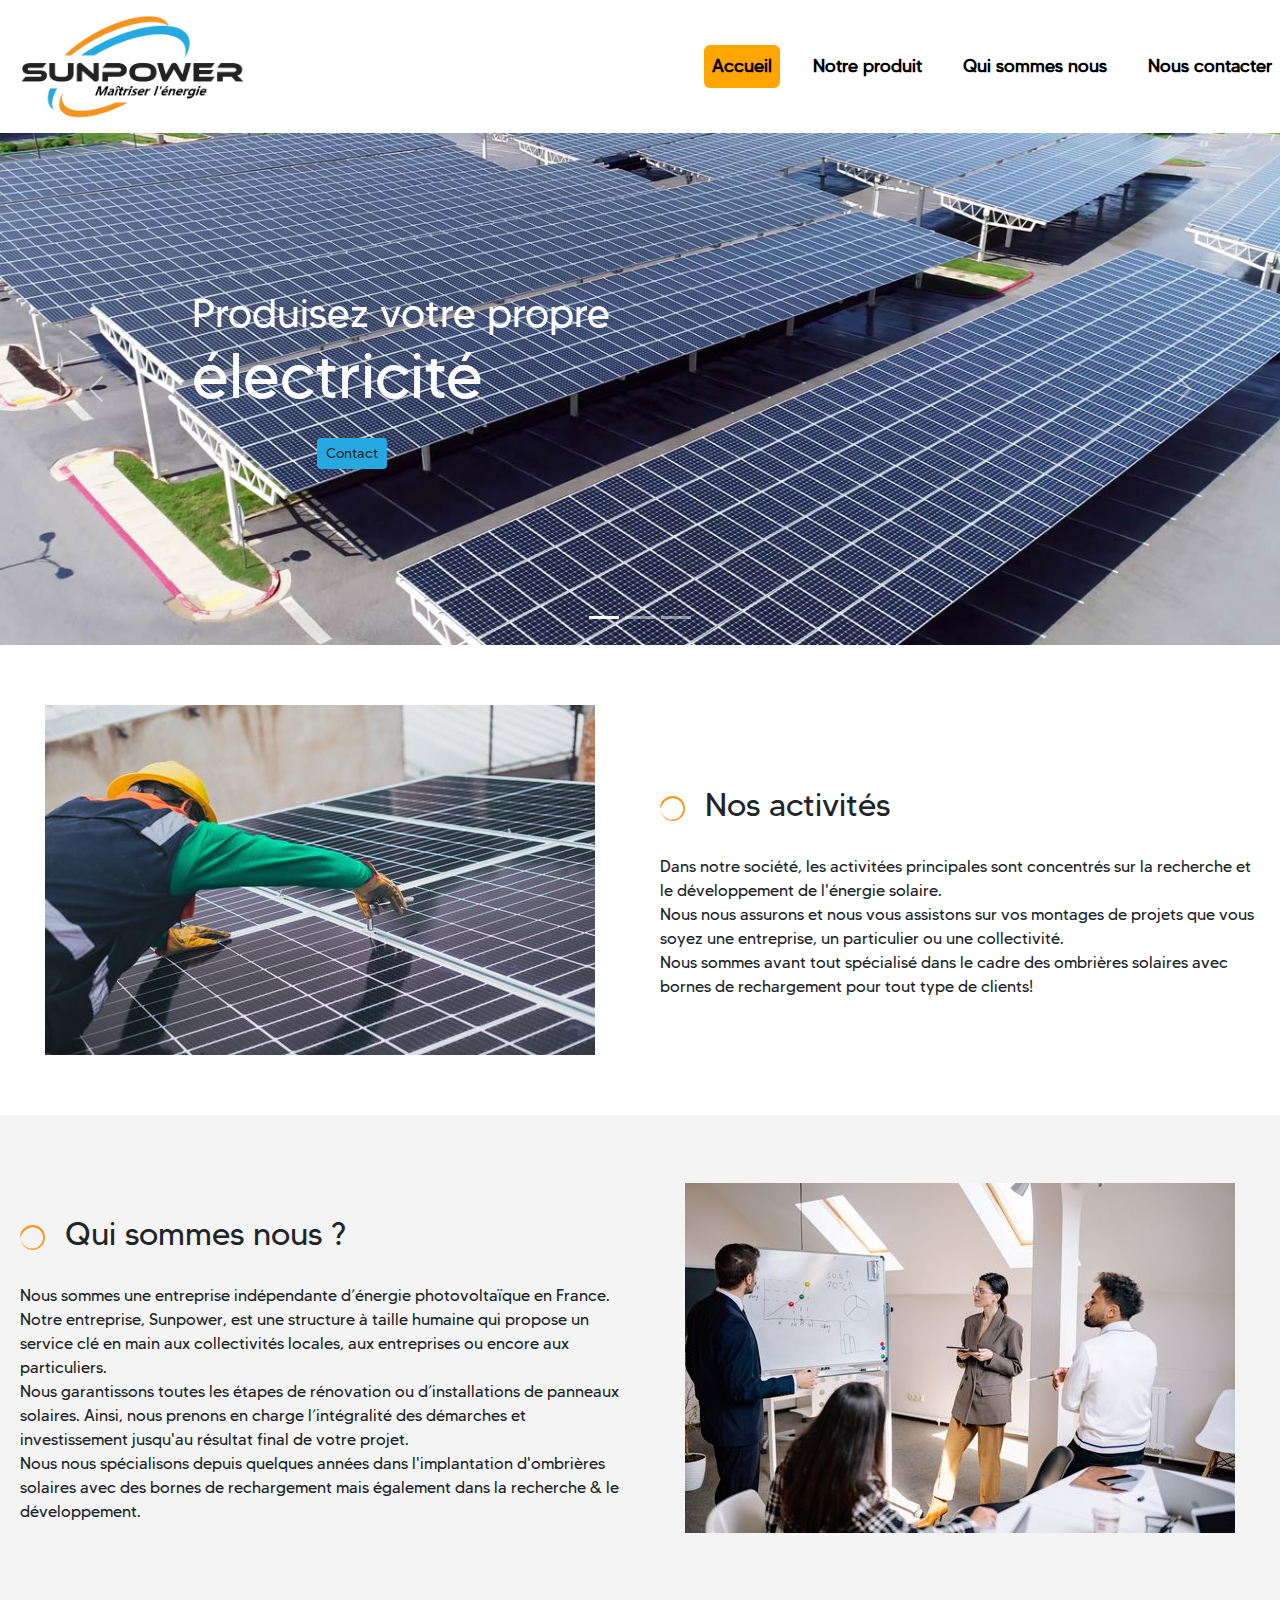
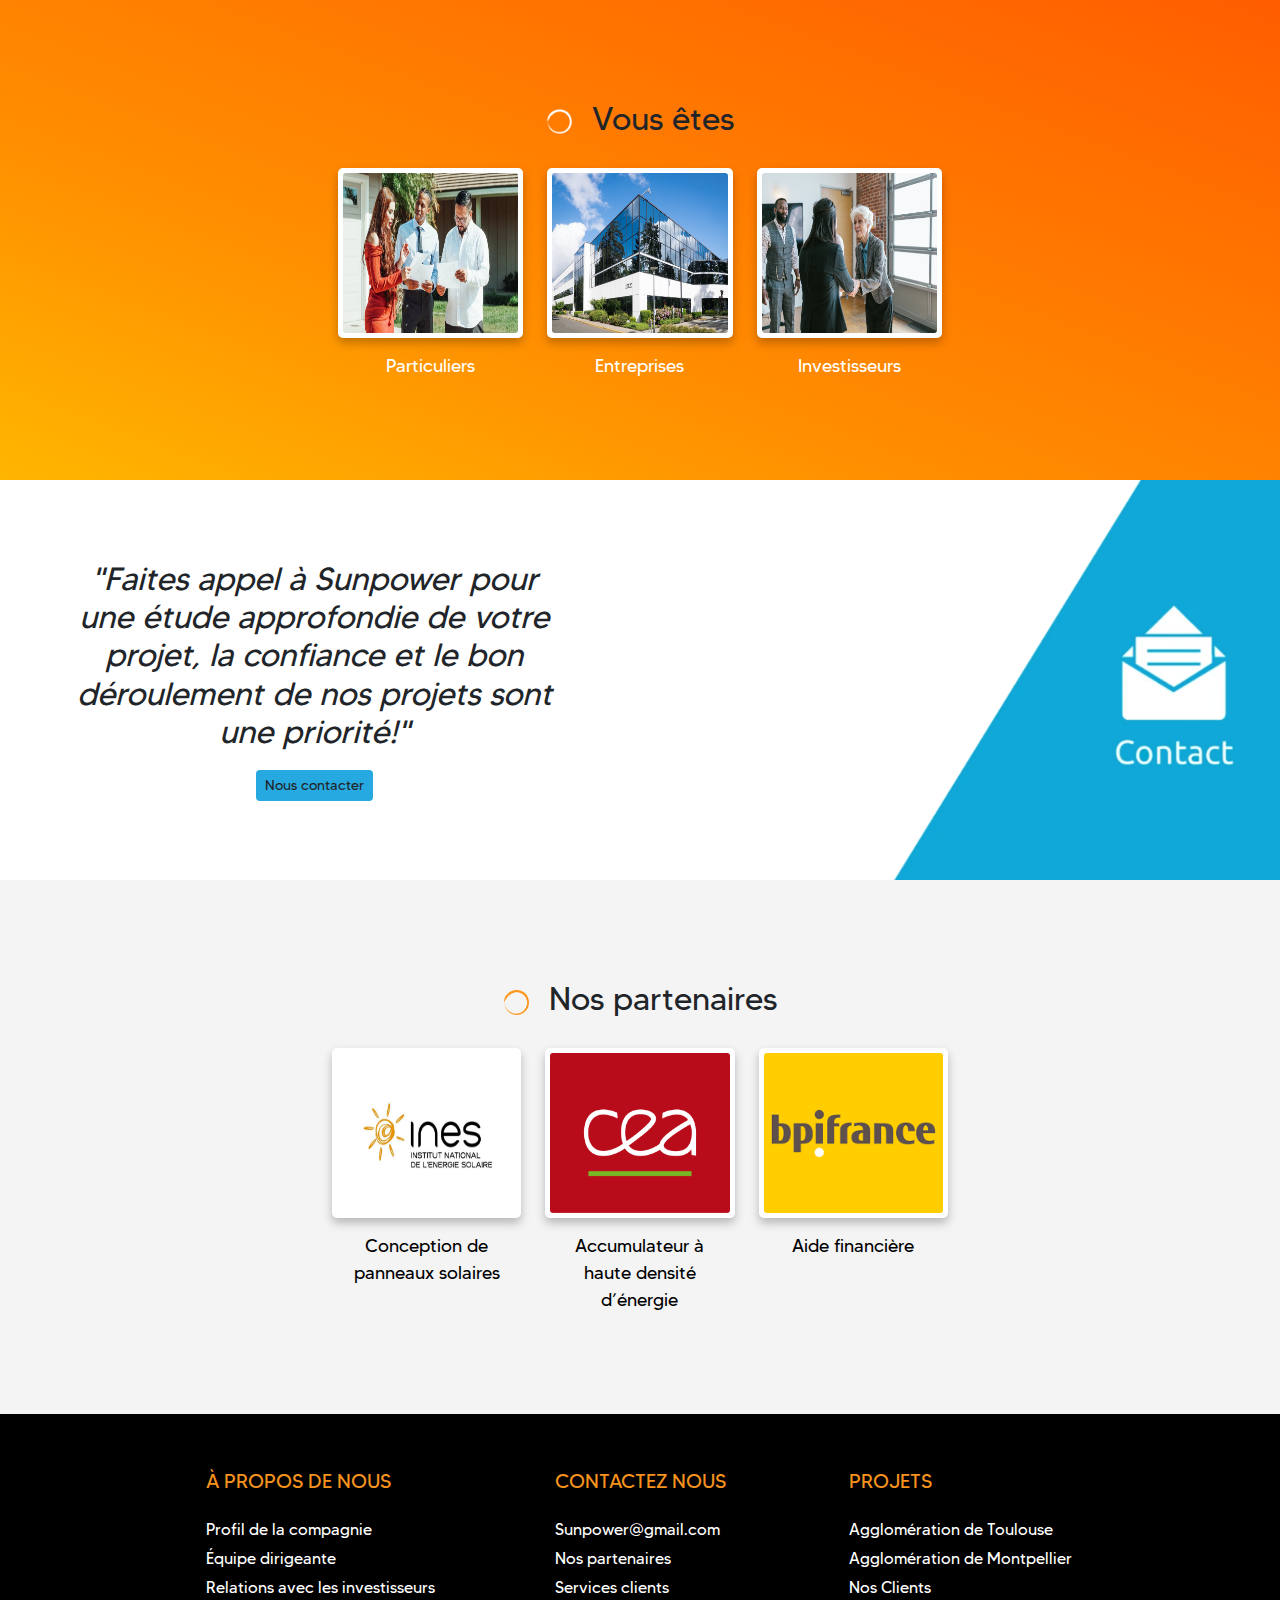
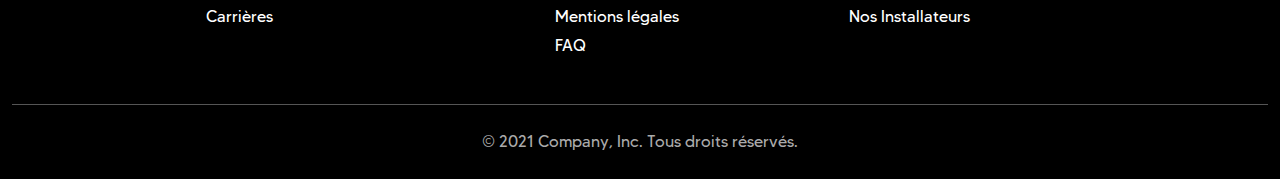
<file: index.html>
<!DOCTYPE html>
<html lang="fr">

<head>
    <meta charset="UTF-8">
    <meta http-equiv="X-UA-Compatible" content="IE=edge">
    <meta name="viewport" content="width=device-width, initial-scale=1.0">
    <title>Accueil</title>

    <!--FAVICON-->
    <link rel="apple-touch-icon" sizes="180x180" href="assets/favicon/favicon_package_v0.16/apple-touch-icon.png">
    <link rel="icon" type="image/png" sizes="32x32" href="assets/favicon/favicon_package_v0.16/favicon-32x32.png">
    <link rel="icon" type="image/png" sizes="16x16" href="assets/favicon/favicon_package_v0.16/favicon-16x16.png">
    <link rel="manifest" href="assets/favicon/favicon_package_v0.16/site.webmanifest">
    <meta name="msapplication-TileColor" content="#da532c">
    <meta name="theme-color" content="#ffffff">
    

    <link href="https://cdn.jsdelivr.net/npm/bootstrap@5.1.3/dist/css/bootstrap.min.css" rel="stylesheet">
    <link href="assets/style/general.css" rel="stylesheet">
    <link href="assets/style/common/caroussel.css" rel="stylesheet">
    <link href="assets/style/common/footer.css" rel="stylesheet">
    <link href="assets/style/common/nav.css" rel="stylesheet">
    <link href="assets/style/pages/index.css" rel="stylesheet">

    <script src="https://cdn.jsdelivr.net/npm/bootstrap@5.1.3/dist/js/bootstrap.bundle.min.js"></script>
    <script type="text/javascript" src="assets/javascript/map.js"></script>
</head>

<body>
    <!--HEADER-->
    <header>
        <div class="container-fluid">
            <div class="row">
                <nav class="navbar navbar-expand-lg navbar-light">
                    <a class="navbar-brand" href="index.html">
                        <img src="assets/image/logosunpo.png" id="logo" alt="logo">
                    </a>
                    <div class="collapse navbar-collapse" id="navbarNav">
                        <ul class="navbar-nav nav-pills">
                            <li class="nav-item active">
                                <a class="nav-link" href="index.html">Accueil</a>
                            </li>
                            <li class="nav-item">
                                <a class="nav-link" href="produit.html">Notre produit</a>
                            </li>
                            <li class="nav-item">
                                <a class="nav-link" href="quisommesnous.html">Qui sommes nous</a>
                            </li>
                            <li class="nav-item">
                                <a class="nav-link" href="contact.html">Nous contacter</a>
                            </li>
                        </ul>
                    </div>
                    <button class="navbar-toggler" type="button" data-toggle="collapse" data-target="#navbarNav"
                        aria-controls="navbarNav" aria-expanded="false" aria-label="Toggle navigation">
                        <span class="navbar-toggler-icon"></span>
                    </button>
                </nav>
            </div>
        </div>
    </header>

    <main>
        <!--CAROUSSEL-->
        <div id="myCarousel" class="carousel slide" data-bs-ride="carousel">
            <div class="carousel-indicators">
                <button type="button" data-bs-target="#myCarousel" data-bs-slide-to="0" aria-label="Slide 1" class="active" aria-current="true"></button>
                <button type="button" data-bs-target="#myCarousel" data-bs-slide-to="1" aria-label="Slide 2"></button>
                <button type="button" data-bs-target="#myCarousel" data-bs-slide-to="2" aria-label="Slide 3"></button>
            </div>

            <div class="carousel-inner">
                <div class="carousel-item item1 active">
                    <div class="container">
                        <div class="carousel-caption text-center">
                            <div class="caption-container text-start">
                                <div>
                                    <h2 class="display-6">
                                        Produisez votre propre<br>
                                        <span class="display-3">électricité</span>
                                    </h2>
                                    <br>
                                    <a href="contact.html"><button type="button" class="btn btn-sm boutoncaroussel">Contact</button></a>
                                </div>
                            </div>
                        </div>
                    </div>
                </div>

                <div class="carousel-item item2">
                    <div class="container">
                        <div class="carousel-caption">
                            <div class="caption-container">
                                <div>
                                    <h2 class="display-5">
                                        Profitez<br>de
                                        <span class="display-5">tarifs avantageux</span>
                                    </h2>
                                    <br>
                                    <a href="contact.html"><button type="button" class="btn btn-sm boutoncaroussel1">Contact</button></a>
                                </div>
                            </div>
                        </div>
                    </div>
                </div>

                <div class="carousel-item item3">
                    <div class="container">
                        <div class="carousel-caption text-end">
                            <div class="caption-container text-start">
                                <h2 class="display-4">
                                    Achetez dès maintenant<br>
                                    <span class="display-6">vos panneaux solaires</span>
                                </h2>
                                <br>
                                <a href="contact.html"><button type="button" class="btn btn-sm boutoncaroussel">Contact</button></a>
                            </div>
                        </div>
                    </div>
                </div>
            </div>

            <button class="carousel-control-prev" type="button" data-bs-target="#myCarousel" data-bs-slide="prev">
                <span class="carousel-control-prev-icon" aria-hidden="true"></span>
                <span class="visually-hidden">previous</span>
            </button>

            <button class="carousel-control-next" type="button" data-bs-target="#myCarousel" data-bs-slide="next">
                <span class="carousel-control-next-icon" aria-hidden="true"></span>
                <span class="visually-hidden">next</span>
            </button>
        </div>

        <!--ACTIVITES-->
        <section id="activites" class="container-fluid">
            <div class="row">
                <div class="col-6 col-photos">
                    <img src="assets/image/pexels1.jpg" alt="Nos activités">
                </div>

                <div class="col-6 col-text">
                    <div class="text-container">
                        <div class="title d-flex align-items-center">
                            <img src="assets/image/cercle.png" alt="Nos activités" class="cercle">
                            <h2>Nos activités</h2>
                        </div>
                        <div class="lorem">
                            <p>
                                Dans notre société, les activitées principales sont concentrés sur la recherche
                                et le développement de l'énergie solaire.<br>
                                Nous nous assurons et nous vous assistons sur vos montages de projets que
                                vous soyez une entreprise, un particulier ou une collectivité.<br>
                                Nous sommes avant tout spécialisé dans le cadre des ombrières solaires
                                avec bornes de rechargement pour tout type de clients!
                            </p>
                        </div>
                    </div>
                </div>
            </div>
        </section>

        <!--QUI SOMMES NOUS-->
        <section id="infos" class="container-fluid">
            <div class="row">
                <div class="col-6 col-text">
                    <div class="text-container">
                        <div class="title d-flex align-items-center">
                            <img src="assets/image/cercle.png" alt="Qui sommes nous?" class="cercle">
                            <h2>Qui sommes nous ?</h2>
                        </div>
                        <div class="lorem">
                            <p>
                                Nous sommes une entreprise indépendante d’énergie photovoltaïque en France.
                                 Notre entreprise, Sunpower, est une structure à taille humaine qui propose un service clé en main aux collectivités locales, aux entreprises ou encore aux particuliers. <br>
                                 Nous garantissons toutes les étapes de rénovation ou d’installations de panneaux solaires.
                                 Ainsi, nous prenons en charge l’intégralité des démarches et investissement jusqu'au résultat final de votre projet. <br>
                                 Nous nous spécialisons depuis quelques années dans l'implantation d'ombrières solaires avec des bornes de rechargement mais également dans la recherche & le développement.                            
                            </p>
                        </div>
                    </div>
                </div>

                <div class="col-6 col-photos">
                    <img src="assets/image/pexels-photo-7693107_550x350.jpg" alt="Qui sommes nous?">
                </div>
            </div>
        </section>

        <!--VOUS ETES-->
        <section id="vousetes" class="container-fluid bg-orange">
            <div class='title d-flex align-items-center justify-content-center'>
                <img src="assets/image/cercl.png" class="cercle" alt="Vous êtes">
                <h2>Vous êtes</h2>
            </div>

            <div class="container-fluid">
                <div class="row d-flex align-items-start justify-content-center">
                    <div class="col-2 ">
                        <div class="tile">
                            <div class="photos">
                                <div class="photos-container">
                                    <img src="assets/image/pexelsa.jpeg">
                                </div>
                            </div>
                            <figcaption class="figure-caption text-center">
                                Particuliers                          
                            </figcaption>
                        </div>
                    </div>

                    <div class="col-2">
                        <div class="tile">
                            <div class="photos">
                                <div class="photos-container">
                                    <img src="assets/image/pexelsi.jpeg">
                                </div>
                            </div>
                            <figcaption class="figure-caption text-center">
                                Entreprises
                            </figcaption>
                        </div>
                    </div>

                    <div class="col-2">
                        <div class="tile">
                            <div class="photos">
                                <div class="photos-container">
                                    <img src="assets/image/pexelso.jpeg">
                                </div>
                            </div>
                            <figcaption class="figure-caption text-center">
                                Investisseurs
                            </figcaption>
                        </div>
                    </div>
                </div>
            </div>
        </section>

        <!--CONTACT-->
        <section id="contact" class="container-fluid">
            <div class="row">
                <div class="col-6 col-text">
                    <h2>
                        "Faites appel à Sunpower pour une étude approfondie de votre projet,
                        la confiance et le bon déroulement de nos projets sont une priorité!"
                    </h2>
                <a href="contact.html"><button type="button" class="btn btn-sm boutoncaroussel1">Nous contacter</button></a>
                </div>

                <div class="col-6 col-photos">
                    <img src="assets/image/oui.png" alt="Nous contacter" style="height:400px">
                </div>
            </div>
        </section>

        <!--PARTENAIRES-->
        <section id="partenaires" class="container-fluid">
            <div class="row">
                <div class='title d-flex align-items-center justify-content-center'>
                    <img src="assets/image/cercle.png" class="cercle" alt="Nos partenaires">
                    <h2>Nos partenaires</h2>
                </div>
            </div>


            <div class="row d-flex align-items-start justify-content-center">
                <div class="col-2">
                    <div class="tile">
                        <div class="photos">
                            <div class="photos-container">
                                <a target="_blank" href="https://www.ines-solaire.org/"><img src="assets/image/ines.jpg" alt="Conception"></a>
                            </div>
                        </div>
                        <figcaption class="figure-caption text-center">
                            Conception de<br>
                            panneaux solaires
                        </figcaption>
                    </div>
                </div>

                <div class="col-2">
                    <div class="tile">
                        <div class="photos">
                            <div class="photos-container">
                                <a target="_blank" href="https://www.cea.fr/"><img src="assets/image/cea.png" alt="Accumulateur"></a>
                            </div>
                        </div>
                        <figcaption class="figure-caption text-center">
                            Accumulateur à<br>
                            haute densité d’énergie
                        </figcaption>
                    </div>

                </div>

                <div class="col-2">
                    <div class="tile">
                        <div class="photos">
                            <div class="photos-container">
                                <a target="_blank" href="https://www.bpifrance.fr/"><img src="assets/image/bpi.png" alt="Aide financière"></a>
                            </div>
                        </div>
                        <figcaption class="figure-caption text-center">
                            Aide financière
                        </figcaption>
                    </div>
                </div>
            </div>
        </section>
    </main>

    <!--FOOTER-->
    <footer>
        <div class="container-fluid">
            <div class="row">
                <div class="col col-12 col-md-3">
                    <div class="col-container">
                        <div class="title">
                            <h5>À PROPOS DE NOUS</h5>
                        </div>
                        <ul>
                            <li><a href="#" class="mb-2">Profil de la compagnie</a></li>
                            <li><a href="#" class="mb-2">Équipe dirigeante</a></li>
                            <li><a href="#" class="mb-2">Relations avec les investisseurs</a></li>
                            <li><a href="#" class="mb-2">Carrières</a></li>
                        </ul>
                    </div>
                </div>

                <div class="col col-12 col-md-3">
                    <div class="col-container">
                        <div class="title">
                            <h5>CONTACTEZ NOUS</h5>
                        </div>
                        <ul>
                            <li><a href="#" class="mb-2">Sunpower@gmail.com</a></li>
                            <li><a href="#" class="mb-2">Nos partenaires</a></li>
                            <li><a href="#" class="mb-2">Services clients</a></li>
                            <li><a href="#" class="mb-2">Mentions légales</a></li>
                            <li><a href="#" class="mb-2">FAQ</a></li>
                        </ul>
                    </div>
                </div>

                <div class="col col-12 col-md-3">
                    <div class="col-container">
                        <div class="title">
                            <h5>PROJETS</h5>
                        </div>
                        <ul>
                            <li><a href="#" class="mb-2">Agglomération de Toulouse</a></li>
                            <li><a href="#" class="mb-2">Agglomération de Montpellier</a></li>
                            <li><a href="#" class="mb-2">Nos Clients</a></li>
                            <li><a href="#" class="mb-2">Nos Installateurs</a></li>
                        </ul>
                    </div>
                </div>
            </div>

            <!--COPYRIGHT-->
            <div class="row">
                <div class="col-12">
                    <div class="copyright">
                        © 2021 Company, Inc. Tous droits réservés.
                    </div>
                </div>
            </div>
        </div>
    </footer>
</body>
</html>
</file>
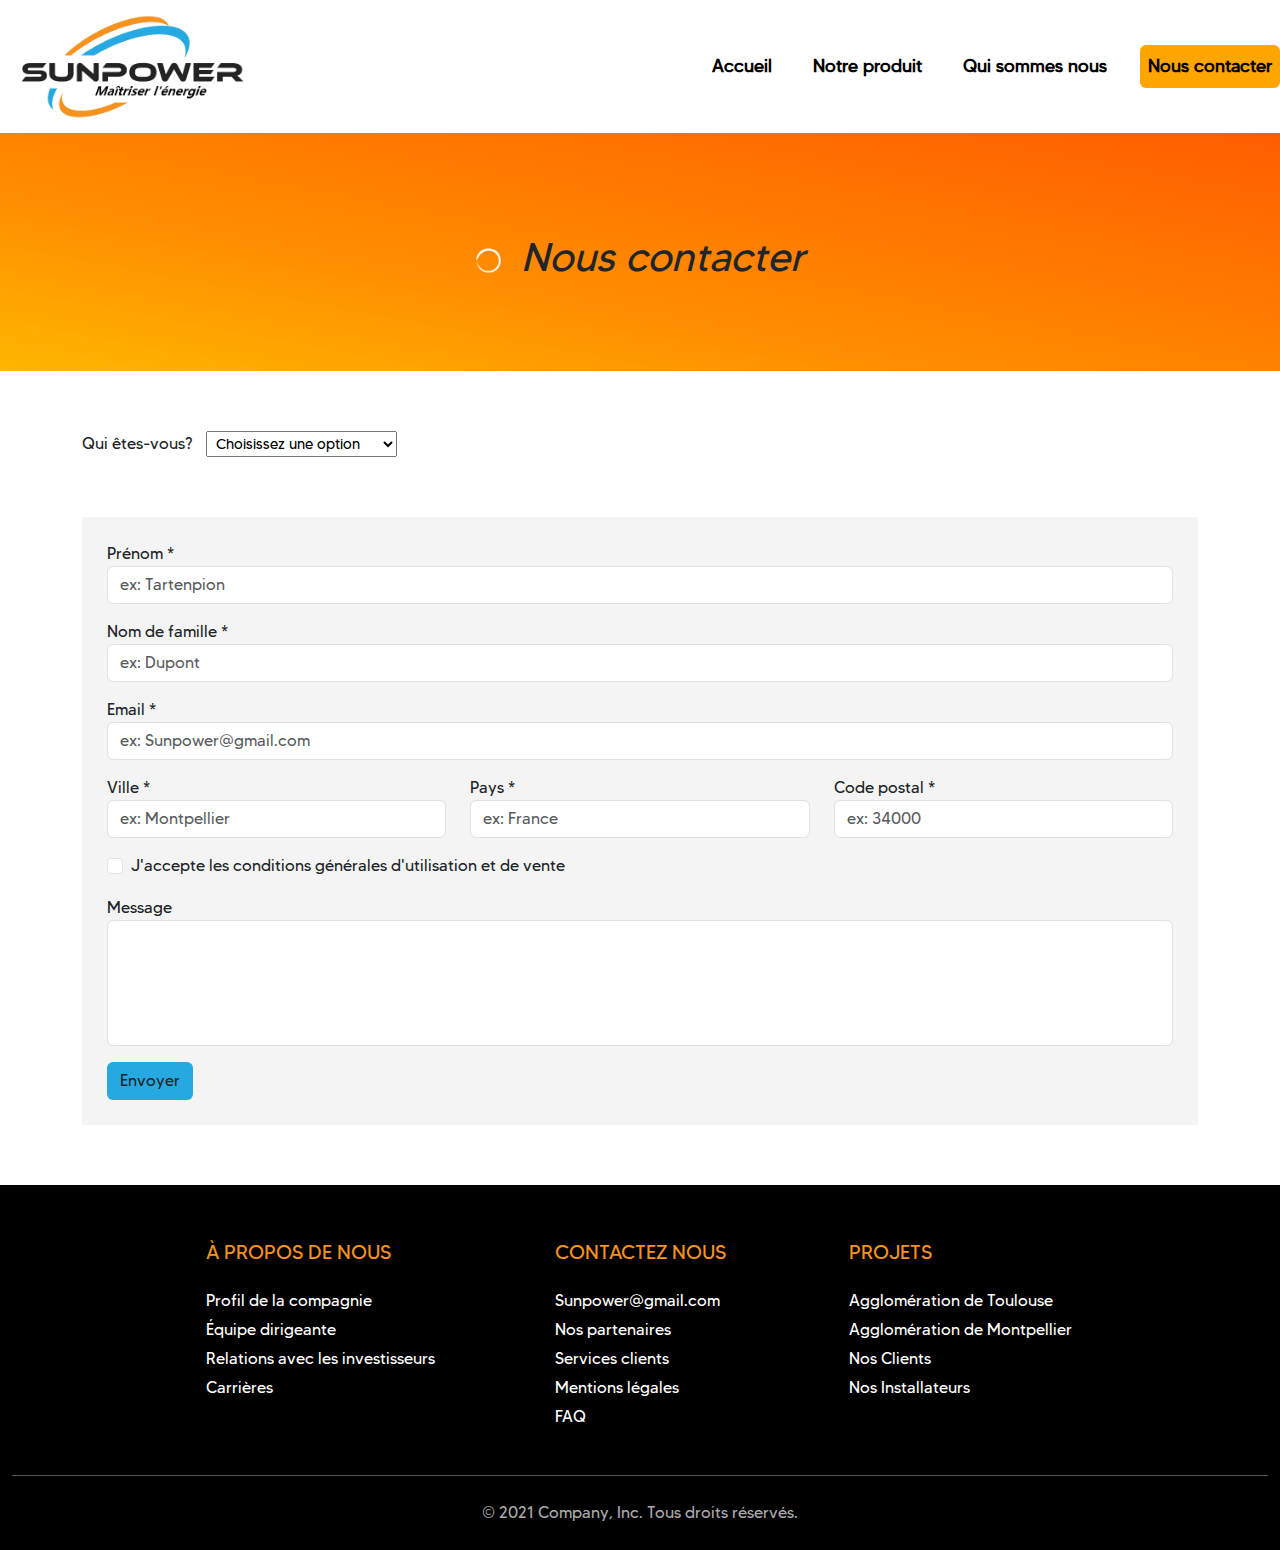
<file: contact.html>
<!DOCTYPE html>
<html lang="fr">

<head>
    <meta charset="UTF-8">
    <meta http-equiv="X-UA-Compatible" content="IE=edge">
    <meta name="viewport" content="width=device-width, initial-scale=1.0">
    <title>Contact</title>

    <!--FAVICON-->
    <link rel="apple-touch-icon" sizes="180x180" href="assets/favicon/favicon_package_v0.16/apple-touch-icon.png">
    <link rel="icon" type="image/png" sizes="32x32" href="assets/favicon/favicon_package_v0.16/favicon-32x32.png">
    <link rel="icon" type="image/png" sizes="16x16" href="assets/favicon/favicon_package_v0.16/favicon-16x16.png">
    <link rel="manifest" href="assets/favicon/favicon_package_v0.16/site.webmanifest">
    <meta name="msapplication-TileColor" content="#da532c">
    <meta name="theme-color" content="#ffffff">

    <link href="https://cdn.jsdelivr.net/npm/bootstrap@5.1.3/dist/css/bootstrap.min.css" rel="stylesheet">
    <link href="assets/style/general.css" rel="stylesheet">
    <link href="assets/style/common/footer.css" rel="stylesheet">
    <link href="assets/style/common/nav.css" rel="stylesheet">
    <link href="assets/style/pages/contact.css" rel="stylesheet">
    <script src="assets/javascript/formulaire.js"></script>



    <script src="https://cdn.jsdelivr.net/npm/bootstrap@5.1.3/dist/js/bootstrap.bundle.min.js"></script>
</head>

<body>
    <!--HEADER-->
    <header>
        <div class="container-fluid">
            <div class="row">
                <nav class="navbar navbar-expand-lg navbar-light">
                    <a class="navbar-brand" href="index.html">
                        <img src="assets/image/logosunpo.png" id="logo" alt="logo">
                    </a>
                    <div class="collapse navbar-collapse" id="navbarNav">
                        <ul class="navbar-nav nav-pills">
                            <li class="nav-item">
                                <a class="nav-link" href="index.html">Accueil</a>
                            </li>
                            <li class="nav-item">
                                <a class="nav-link" href="produit.html">Notre produit</a>
                            </li>
                            <li class="nav-item">
                                <a class="nav-link" href="quisommesnous.html">Qui sommes nous</a>
                            </li>
                            <li class="nav-item active">
                                <a class="nav-link" href="contact.html">Nous contacter</a>
                            </li>
                        </ul>
                    </div>
                    <button class="navbar-toggler" type="button" data-toggle="collapse" data-target="#navbarNav"
                        aria-controls="navbarNav" aria-expanded="false" aria-label="Toggle navigation">
                        <span class="navbar-toggler-icon"></span>
                    </button>
                </nav>
            </div>
        </div>
    </header>

    <main>
        <!--NOUS CONTACTER-->
        <section class="titre-principal container-fluid bg-orange">
            <div class="title d-flex align-items-center">
                <img src="assets/image/cercl.png" class="cercle" alt="Nous contacter">
                <h1>Nous contacter</h1>
            </div>
        </section>

        <!--QUI ETES VOUS-->
        <section class="container">
            <div class="row">
                <div class="col-12">
                    <label for="choice-select" id="qui">Qui êtes-vous?</label>

                    <select name="choices" id="choice-select" onChange="location = this.options[this.selectedIndex].value;">
                        <option value="">Choisissez une option</option>
                        <option value="contact.html">Particuliers</option>
                        <option value="entreprise.html">Entreprises/Collectivités</option>
                        <option value="syndic.html">Syndics de copropriété</option>
                    </select>
                </div>
            </div>
        </section>

        <!--FORMULAIRE-->
        <section class="container">
            <form class="needs-validation bg-gris" novalidate>
                <div class="row">
                    <div class="col-md-12 mb-3">
                        <label for="prenom">Prénom *</label>
                        <input type="text" class="form-control" id="prenom" placeholder="ex: Tartenpion" required>
                        <div class="valid-feedback">✔</div>
                        <div class="invalid-feedback">Valeur incorrecte</div>
                    </div>

                    <div class="col-md-12 mb-3">
                        <label for="nom">Nom de famille *</label>
                        <input type="text" class="form-control" id="nom" placeholder="ex: Dupont" required>
                        <div class="valid-feedback">✔</div>
                        <div class="invalid-feedback">Valeur incorrecte</div>
                    </div>

                    <div class="col-md-12 mb-3">
                        <label for="pseudo">Email *</label>
                        <input type="email" class="form-control" id="Email" placeholder="ex: Sunpower@gmail.com" required>
                        <div class="invalid-feedback">Valeur incorrecte</div>
                    </div>
                </div>

                <div class="row">
                    <div class="col-md-4 mb-3">
                        <label for="ville">Ville *</label>
                        <input type="text" class="form-control" id="ville" placeholder="ex: Montpellier" required>
                        <div class="valid-feedback">✔</div>
                        <div class="invalid-feedback">Valeur incorrecte</div>
                    </div>
                    <div class="col-md-4 mb-3">
                        <label for="pays">Pays *</label>
                        <input type="text" class="form-control" id="pays" placeholder="ex: France" required>
                        <div class="valid-feedback">✔</div>
                        <div class="invalid-feedback">Valeur incorrecte</div>
                    </div>
                    <div class="col-md-4 mb-3">
                        <label for="cp">Code postal *</label>
                        <input type="number" class="form-control" id="cp" placeholder="ex: 34000" required>
                        <div class="valid-feedback">✔</div>
                        <div class="invalid-feedback">Valeur incorrecte</div>
                    </div>
                </div>

                <div class="row">
                    <div class="col-12 mb-3">
                        <div class="form-check">
                            <input class="form-check-input" type="checkbox" value="" id="cgu" required>
                            <label class="form-check-label" for="cgu">
                                J'accepte les conditions générales d'utilisation et de vente
                            </label>
                            <div class="invalid-feedback">Vous devez accepter les CGU pour continuer</div>
                        </div>
                    </div>
                </div>

                <div class="row">
                    <div class="col-md-12 mb-3">
                        <label for="message">Message</label>
                        <input type="text" class="form-control" id="message" required>
                        <div class="invalid-feedback">Valeur incorrecte</div>
                    </div>
                </div>

                <div class="row">
                    <div class="col-12">
                        <button class="btn" type="submit">Envoyer</button>
                    </div>
                </div>
            </form>
        </section>
    </main>

    <!--FOOTER-->
    <footer>
        <div class="container-fluid">
            <div class="row">
                <div class="col col-12 col-md-3">
                    <div class="col-container">
                        <div class="title">
                            <h5>À PROPOS DE NOUS</h5>
                        </div>
                        <ul>
                            <li><a href="#" class="mb-2">Profil de la compagnie</a></li>
                            <li><a href="#" class="mb-2">Équipe dirigeante</a></li>
                            <li><a href="#" class="mb-2">Relations avec les investisseurs</a></li>
                            <li><a href="#" class="mb-2">Carrières</a></li>
                        </ul>
                    </div>
                </div>

                <div class="col col-12 col-md-3">
                    <div class="col-container">
                        <div class="title">
                            <h5>CONTACTEZ NOUS</h5>
                        </div>
                        <ul>
                            <li><a href="#" class="mb-2">Sunpower@gmail.com</a></li>
                            <li><a href="#" class="mb-2">Nos partenaires</a></li>
                            <li><a href="#" class="mb-2">Services clients</a></li>
                            <li><a href="#" class="mb-2">Mentions légales</a></li>
                            <li><a href="#" class="mb-2">FAQ</a></li>
                        </ul>
                    </div>
                </div>

                <div class="col col-12 col-md-3">
                    <div class="col-container">
                        <div class="title">
                            <h5>PROJETS</h5>
                        </div>
                        <ul>
                            <li><a href="#" class="mb-2">Agglomération de Toulouse</a></li>
                            <li><a href="#" class="mb-2">Agglomération de Montpellier</a></li>
                            <li><a href="#" class="mb-2">Nos Clients</a></li>
                            <li><a href="#" class="mb-2">Nos Installateurs</a></li>
                        </ul>
                    </div>
                </div>
            </div>

            <div class="row">
                <div class="col-12">
                    <div class="copyright">
                        © 2021 Company, Inc. Tous droits réservés.
                    </div>
                </div>
            </div>
        </div>
    </footer>
</body>

</html>
</file>
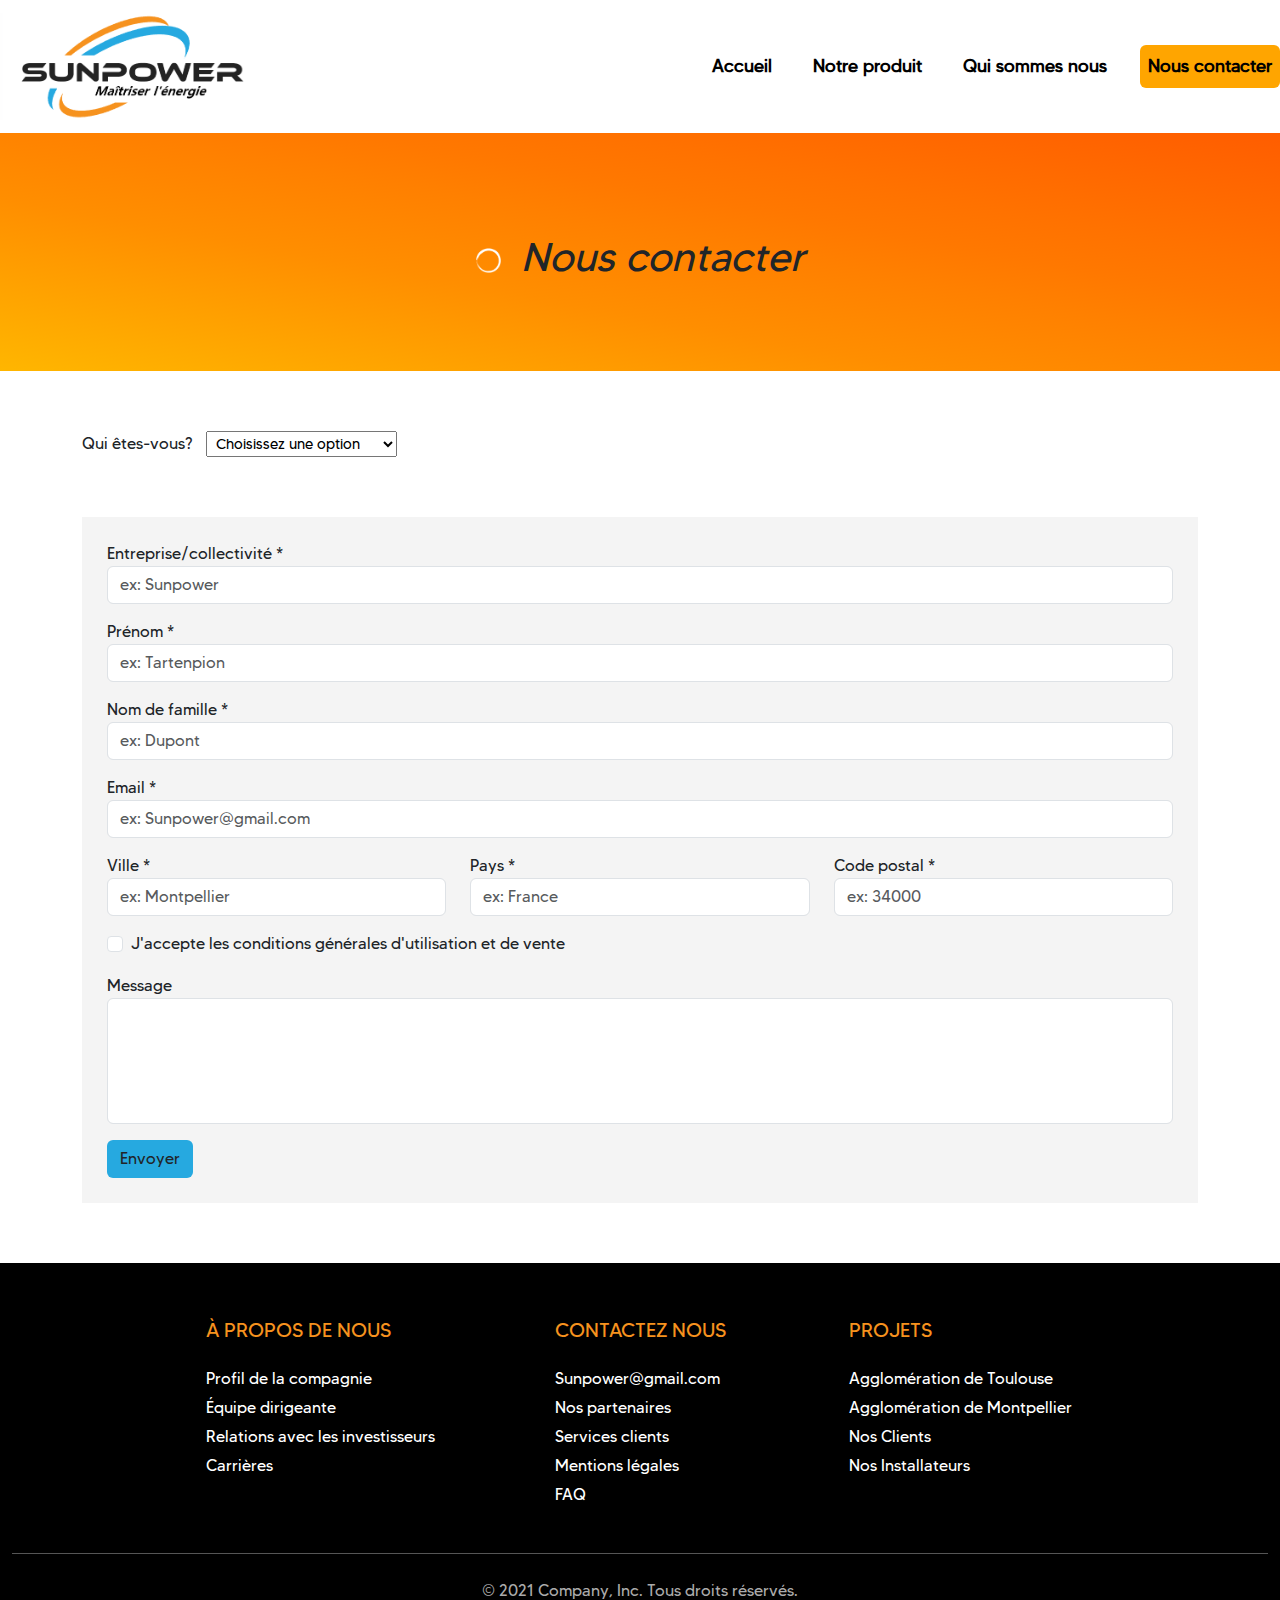
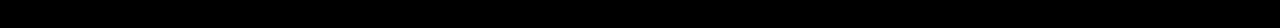
<file: entreprise.html>
<!DOCTYPE html>
<html lang="fr">

<head>
    <meta charset="UTF-8">
    <meta http-equiv="X-UA-Compatible" content="IE=edge">
    <meta name="viewport" content="width=device-width, initial-scale=1.0">
    <title>Contact</title>

    <link href="https://cdn.jsdelivr.net/npm/bootstrap@5.1.3/dist/css/bootstrap.min.css" rel="stylesheet">
    <link href="assets/style/general.css" rel="stylesheet">
    <link href="assets/style/common/footer.css" rel="stylesheet">
    <link href="assets/style/common/nav.css" rel="stylesheet">
    <link href="assets/style/pages/contact.css" rel="stylesheet">
    <script src="assets/javascript/formulaire.js"></script>



    <script src="https://cdn.jsdelivr.net/npm/bootstrap@5.1.3/dist/js/bootstrap.bundle.min.js"></script>
</head>

<body>
    <!--HEADER-->
    <header>
        <div class="container-fluid">
            <div class="row">
                <nav class="navbar navbar-expand-lg navbar-light">
                    <a class="navbar-brand" href="index.html">
                        <img src="assets/image/logosunpo.png" id="logo" alt="logo">
                    </a>
                    <div class="collapse navbar-collapse" id="navbarNav">
                        <ul class="navbar-nav nav-pills">
                            <li class="nav-item">
                                <a class="nav-link" href="index.html">Accueil</a>
                            </li>
                            <li class="nav-item">
                                <a class="nav-link" href="produit.html">Notre produit</a>
                            </li>
                            <li class="nav-item">
                                <a class="nav-link" href="quisommesnous.html">Qui sommes nous</a>
                            </li>
                            <li class="nav-item active">
                                <a class="nav-link" href="contact.html">Nous contacter</a>
                            </li>
                        </ul>
                    </div>
                    <button class="navbar-toggler" type="button" data-toggle="collapse" data-target="#navbarNav"
                        aria-controls="navbarNav" aria-expanded="false" aria-label="Toggle navigation">
                        <span class="navbar-toggler-icon"></span>
                    </button>
                </nav>
            </div>
        </div>
    </header>

    <main>
        <!--NOUS CONTACTER-->
        <section class="titre-principal container-fluid bg-orange">
            <div class="title d-flex align-items-center">
                <img src="assets/image/cercl.png" class="cercle" alt="Nous contacter">
                <h1>Nous contacter</h1>
            </div>
        </section>

        <!--QUI ETES VOUS-->
        <section class="container">
            <div class="row">
                <div class="col-12">
                    <label for="choice-select" id="qui">Qui êtes-vous?</label>

                    <select name="choices" id="choice-select" onChange="location = this.options[this.selectedIndex].value;">
                        <option value="">Choisissez une option</option>
                        <option value="contact.html">Particuliers</option>
                        <option value="entreprise.html">Entreprises/Collectivités</option>
                        <option value="syndic.html">Syndics de copropriété</option>
                    </select>
                </div>
            </div>
        </section>

        <!--FORMULAIRE-->
        <section class="container">
            <form class="needs-validation bg-gris" novalidate>
                <div class="row">
                    <div class="col-md-12 mb-3">
                        <label for="entreprise">Entreprise/collectivité *</label>
                        <input type="text" class="form-control" id="entreprise" placeholder="ex: Sunpower" required>
                        <div class="valid-feedback">✔</div>
                        <div class="invalid-feedback">Valeur incorrecte</div>
                    </div>

                    <div class="col-md-12 mb-3">
                        <label for="prenom">Prénom *</label>
                        <input type="text" class="form-control" id="prenom" placeholder="ex: Tartenpion" required>
                        <div class="valid-feedback">✔</div>
                        <div class="invalid-feedback">Valeur incorrecte</div>
                    </div>

                    <div class="col-md-12 mb-3">
                        <label for="nom">Nom de famille *</label>
                        <input type="text" class="form-control" id="nom" placeholder="ex: Dupont" required>
                        <div class="valid-feedback">✔</div>
                        <div class="invalid-feedback">Valeur incorrecte</div>
                    </div>

                    <div class="col-md-12 mb-3">
                        <label for="pseudo">Email *</label>
                        <input type="email" class="form-control" id="Email" placeholder="ex: Sunpower@gmail.com" required>
                        <div class="invalid-feedback">Valeur incorrecte</div>
                    </div>
                </div>

                <div class="row">
                    <div class="col-md-4 mb-3">
                        <label for="ville">Ville *</label>
                        <input type="text" class="form-control" id="ville" placeholder="ex: Montpellier" required>
                        <div class="valid-feedback">✔</div>
                        <div class="invalid-feedback">Valeur incorrecte</div>
                    </div>
                    <div class="col-md-4 mb-3">
                        <label for="pays">Pays *</label>
                        <input type="text" class="form-control" id="pays" placeholder="ex: France" required>
                        <div class="valid-feedback">✔</div>
                        <div class="invalid-feedback">Valeur incorrecte</div>
                    </div>
                    <div class="col-md-4 mb-3">
                        <label for="cp">Code postal *</label>
                        <input type="number" class="form-control" id="cp" placeholder="ex: 34000" required>
                        <div class="valid-feedback">✔</div>
                        <div class="invalid-feedback">Valeur incorrecte</div>
                    </div>
                </div>

                <div class="row">
                    <div class="col-12 mb-3">
                        <div class="form-check">
                            <input class="form-check-input" type="checkbox" value="" id="cgu" required>
                            <label class="form-check-label" for="cgu">
                                J'accepte les conditions générales d'utilisation et de vente
                            </label>
                            <div class="invalid-feedback">Vous devez accepter les CGU pour continuer</div>
                        </div>
                    </div>
                </div>

                <div class="row">
                    <div class="col-md-12 mb-3">
                        <label for="prenom">Message</label>
                        <input type="text" class="form-control" id="message" placeholder="" required>
                    </div>
                </div>

                <div class="row">
                    <div class="col-12">
                        <button class="btn" type="submit">Envoyer</button>
                    </div>
                </div>
            </form>
        </section>
    </main>

    <!--FOOTER-->
    <footer>
        <div class="container-fluid">
            <div class="row">
                <div class="col col-12 col-md-3">
                    <div class="col-container">
                        <div class="title">
                            <h5>À PROPOS DE NOUS</h5>
                        </div>
                        <ul>
                            <li><a href="#" class="mb-2">Profil de la compagnie</a></li>
                            <li><a href="#" class="mb-2">Équipe dirigeante</a></li>
                            <li><a href="#" class="mb-2">Relations avec les investisseurs</a></li>
                            <li><a href="#" class="mb-2">Carrières</a></li>
                        </ul>
                    </div>
                </div>

                <div class="col col-12 col-md-3">
                    <div class="col-container">
                        <div class="title">
                            <h5>CONTACTEZ NOUS</h5>
                        </div>
                        <ul>
                            <li><a href="#" class="mb-2">Sunpower@gmail.com</a></li>
                            <li><a href="#" class="mb-2">Nos partenaires</a></li>
                            <li><a href="#" class="mb-2">Services clients</a></li>
                            <li><a href="#" class="mb-2">Mentions légales</a></li>
                            <li><a href="#" class="mb-2">FAQ</a></li>
                        </ul>
                    </div>
                </div>

                <div class="col col-12 col-md-3">
                    <div class="col-container">
                        <div class="title">
                            <h5>PROJETS</h5>
                        </div>
                        <ul>
                            <li><a href="#" class="mb-2">Agglomération de Toulouse</a></li>
                            <li><a href="#" class="mb-2">Agglomération de Montpellier</a></li>
                            <li><a href="#" class="mb-2">Nos Clients</a></li>
                            <li><a href="#" class="mb-2">Nos Installateurs</a></li>
                        </ul>
                    </div>
                </div>
            </div>

            <div class="row">
                <div class="col-12">
                    <div class="copyright">
                        © 2021 Company, Inc. Tous droits réservés.
                    </div>
                </div>
            </div>
        </div>
    </footer>
</body>

</html>
</file>
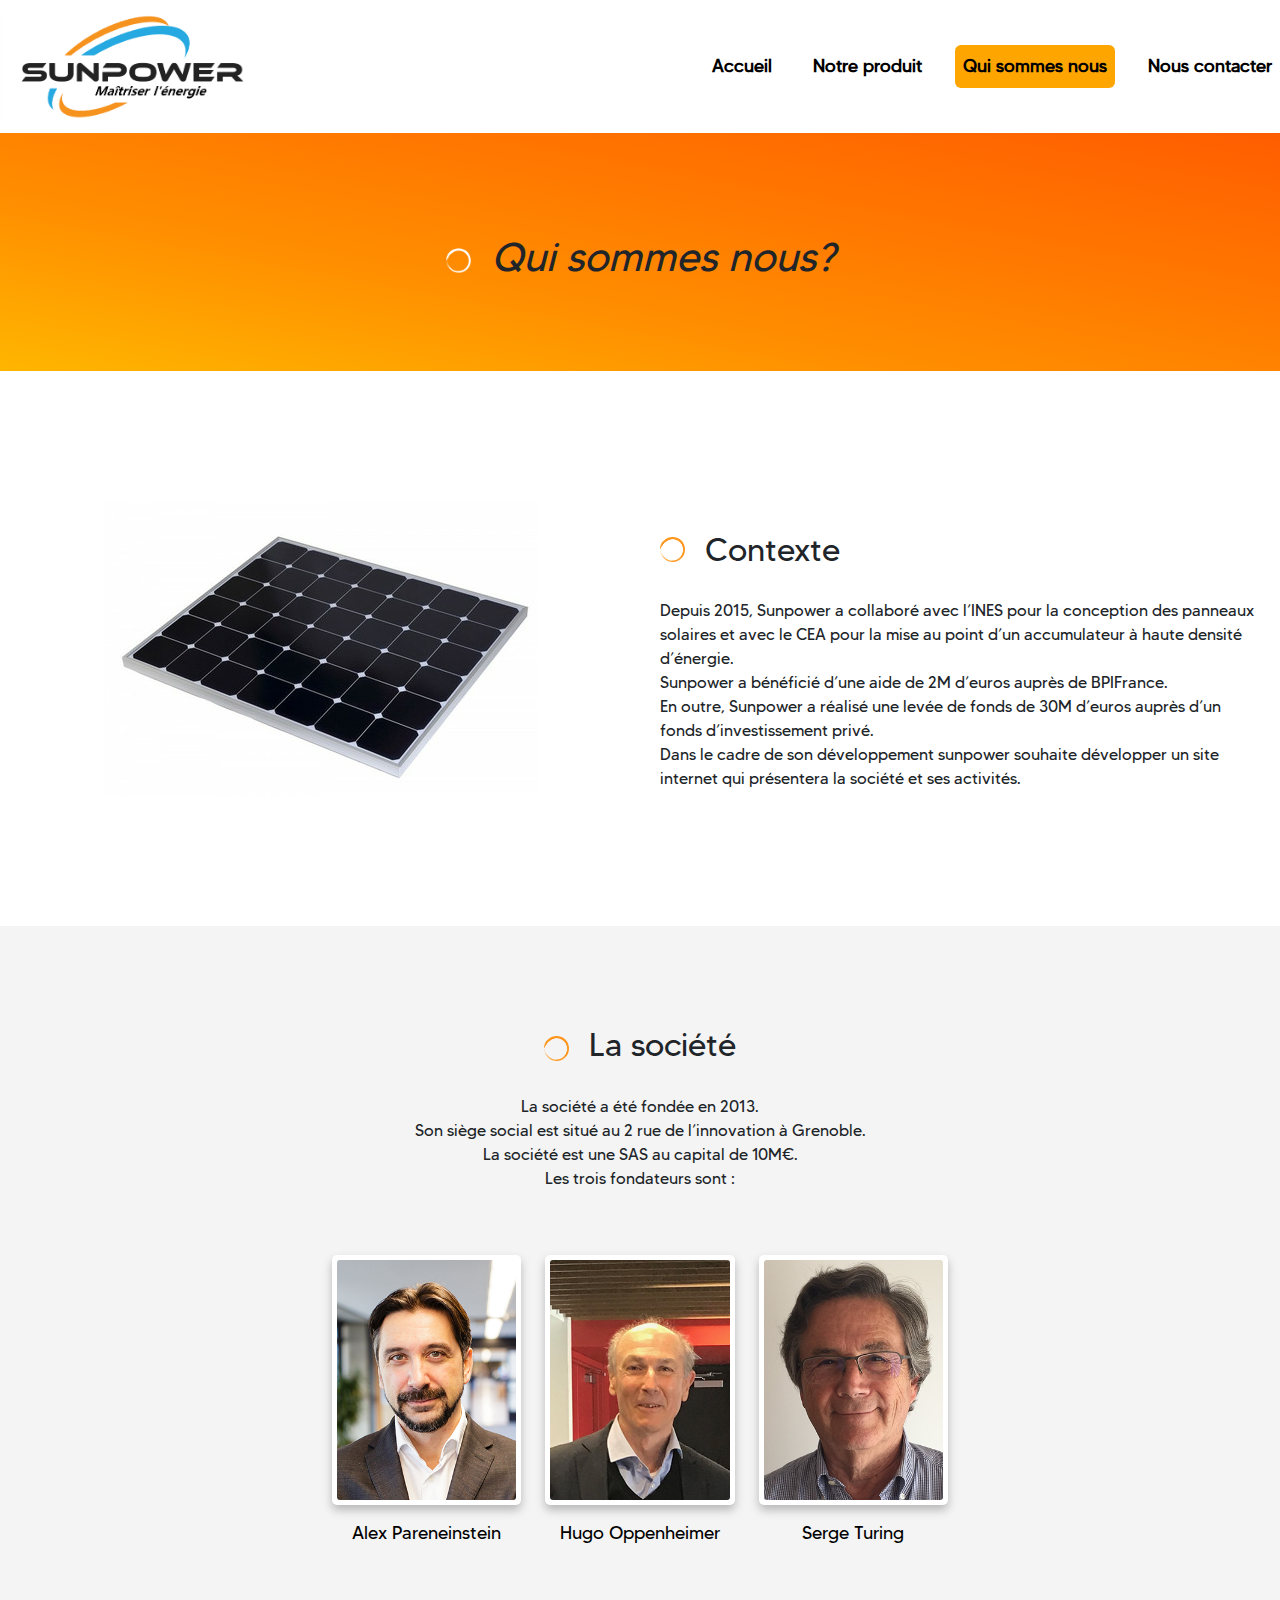
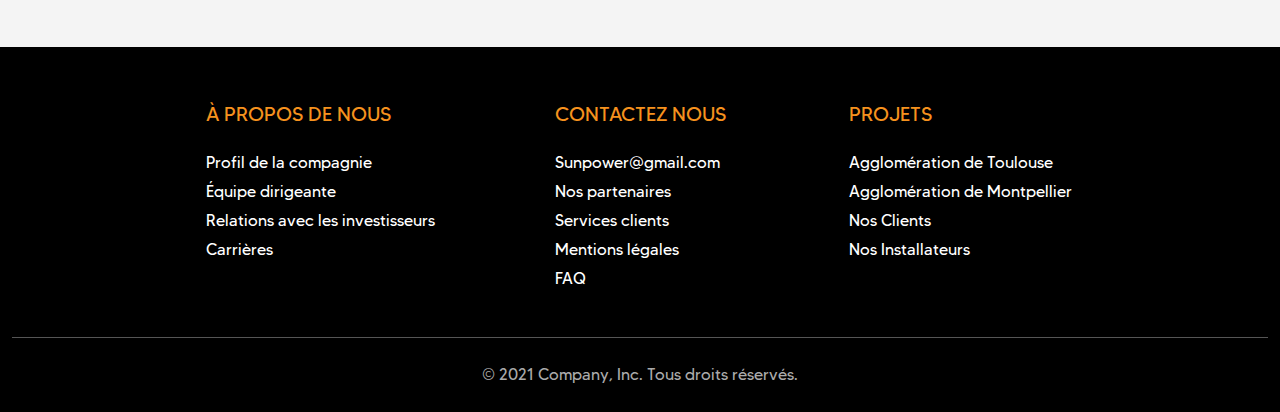
<file: quisommesnous.html>
<!DOCTYPE html>
<html lang="fr">

<head>
    <meta charset="UTF-8">
    <meta http-equiv="X-UA-Compatible" content="IE=edge">
    <meta name="viewport" content="width=device-width, initial-scale=1.0">
    <title>Qui sommes nous</title>

    <!--FAVICON-->
    <link rel="apple-touch-icon" sizes="180x180" href="assets/favicon/favicon_package_v0.16/apple-touch-icon.png">
    <link rel="icon" type="image/png" sizes="32x32" href="assets/favicon/favicon_package_v0.16/favicon-32x32.png">
    <link rel="icon" type="image/png" sizes="16x16" href="assets/favicon/favicon_package_v0.16/favicon-16x16.png">
    <link rel="manifest" href="assets/favicon/favicon_package_v0.16/site.webmanifest">
    <meta name="msapplication-TileColor" content="#da532c">
    <meta name="theme-color" content="#ffffff">

    <link href="https://cdn.jsdelivr.net/npm/bootstrap@5.1.3/dist/css/bootstrap.min.css" rel="stylesheet">
    <link href="assets/style/general.css" rel="stylesheet">
    <link href="assets/style/common/footer.css" rel="stylesheet">
    <link href="assets/style/common/nav.css" rel="stylesheet">
    <link href="assets/style/pages/quisommesnous.css" rel="stylesheet">

    <script src="https://cdn.jsdelivr.net/npm/bootstrap@5.1.3/dist/js/bootstrap.bundle.min.js"></script>
</head>

<body>
    <!--NAVBAR-->
    <header>
        <div class="container-fluid">
            <div class="row">
                <nav class="navbar navbar-expand-lg navbar-light">
                    <a class="navbar-brand" href="index.html">
                        <img src="assets/image/logosunpo.png" id="logo" alt="logo">
                    </a>
                    <div class="collapse navbar-collapse" id="navbarNav">
                        <ul class="navbar-nav nav-pills">
                            <li class="nav-item">
                                <a class="nav-link" href="index.html">Accueil</a>
                            </li>
                            <li class="nav-item">
                                <a class="nav-link" href="produit.html">Notre produit</a>
                            </li>
                            <li class="nav-item active">
                                <a class="nav-link" href="quisommesnous.html">Qui sommes nous</a>
                            </li>
                            <li class="nav-item">
                                <a class="nav-link" href="contact.html">Nous contacter</a>
                            </li>
                        </ul>
                    </div>
                    <button class="navbar-toggler" type="button" data-toggle="collapse" data-target="#navbarNav"
                        aria-controls="navbarNav" aria-expanded="false" aria-label="Toggle navigation">
                        <span class="navbar-toggler-icon"></span>
                    </button>
                </nav>
            </div>
        </div>
    </header>

    <!--QUI SOMMES NOUS-->
    <main>
        <section class="titre-principal container-fluid bg-orange">
            <div class="title d-flex align-items-center">
                <img src="assets/image/cercl.png" class="cercle" alt="">
                <h1>Qui sommes nous?</h1>
            </div>
        </section>

        <!--CONTEXTE-->
        <section class="container-fluid">
            <div class="row">
                <div class="col-6 col-photos">
                    <img src="assets/image/panqui.jfif" alt="Contexte">
                </div>

                <div class="col-6 col-text">
                    <div class="text-container">
                        <div class="title">
                            <img src="assets/image/cercle.png" alt="Contexte" class="cercle">
                            <h2>Contexte</h2>
                        </div>

                        <div class="lorem">
                            <p> 
                                Depuis 2015, Sunpower a collaboré avec l’INES pour la conception des
                                panneaux solaires et avec le CEA pour la mise au point d’un accumulateur à
                                haute densité d’énergie. <br>
                                Sunpower a bénéficié d’une aide de 2M d’euros auprès de BPIFrance. <br>
                                En outre, Sunpower a réalisé une levée de fonds de 30M d’euros auprès d’un fonds
                                d’investissement privé. <br>
                                Dans le cadre de son développement sunpower souhaite développer un site
                                internet qui présentera la société et ses activités.
                            </p>
                        </div>
                    </div>
                </div>
            </div>
        </section>

        <!--NOS PARTENAIRES-->
        <section id="dirigeants" class="container-fluid">
            <div class="row">
                <div class='title d-flex align-items-center justify-content-center'>
                    <img src="assets/image/cercle.png" class="cercle" alt="Nos partenaires">
                    <h2>La société</h2>
                </div>
            </div>

            <div class="row text-center">
                <p>
                    La société a été fondée en 2013. <br>
                    Son siège social est situé au 2 rue de
                    l’innovation à Grenoble. <br>
                    La société est une SAS au capital de 10M€. <br>
                    Les trois fondateurs sont :
                </p>
            </div>

            <div class="row d-flex align-items-start justify-content-center mt-5">
                <div class="col-2">
                    <div class="tile">
                        <div class="photos">
                            <div class="photos-container">
                                <img src="assets/image/fonda1.png" alt="Alex Pareneinstein">
                            </div>
                        </div>
                        <figcaption class="figure-caption text-center">
                            Alex Pareneinstein
                        </figcaption>
                    </div>
                </div>

                <div class="col-2">
                    <div class="tile">
                        <div class="photos">
                            <div class="photos-container">
                                <img src="assets/image/fonda2.png" alt="Hugo Oppenheimer">
                            </div>
                        </div>
                        <figcaption class="figure-caption text-center">
                            Hugo Oppenheimer
                        </figcaption>
                    </div>

                </div>

                <div class="col-2">
                    <div class="tile">
                        <div class="photos">
                            <div class="photos-container">
                                <img src="assets/image/fonda3.png" alt="Serge Turing">
                            </div>
                        </div>
                        <figcaption class="figure-caption text-center">
                            Serge Turing
                        </figcaption>
                    </div>
                </div>
            </div>
        </section>
    </main>

    <!--FOOTER-->
    <footer>
        <div class="container-fluid">
            <div class="row">
                <div class="col col-12 col-md-3">
                    <div class="col-container">
                        <div class="title">
                            <h5>À PROPOS DE NOUS</h5>
                        </div>
                        <ul>
                            <li><a href="#" class="mb-2">Profil de la compagnie</a></li>
                            <li><a href="#" class="mb-2">Équipe dirigeante</a></li>
                            <li><a href="#" class="mb-2">Relations avec les investisseurs</a></li>
                            <li><a href="#" class="mb-2">Carrières</a></li>
                        </ul>
                    </div>
                </div>

                <div class="col col-12 col-md-3">
                    <div class="col-container">
                        <div class="title">
                            <h5>CONTACTEZ NOUS</h5>
                        </div>
                        <ul>
                            <li><a href="#" class="mb-2">Sunpower@gmail.com</a></li>
                            <li><a href="#" class="mb-2">Nos partenaires</a></li>
                            <li><a href="#" class="mb-2">Services clients</a></li>
                            <li><a href="#" class="mb-2">Mentions légales</a></li>
                            <li><a href="#" class="mb-2">FAQ</a></li>
                        </ul>
                    </div>
                </div>

                <div class="col col-12 col-md-3">
                    <div class="col-container">
                        <div class="title">
                            <h5>PROJETS</h5>
                        </div>
                        <ul>
                            <li><a href="#" class="mb-2">Agglomération de Toulouse</a></li>
                            <li><a href="#" class="mb-2">Agglomération de Montpellier</a></li>
                            <li><a href="#" class="mb-2">Nos Clients</a></li>
                            <li><a href="#" class="mb-2">Nos Installateurs</a></li>
                        </ul>
                    </div>
                </div>
            </div>

            <!--COPYRIGHT-->
            <div class="row">
                <div class="col-12">
                    <div class="copyright">
                        © 2021 Company, Inc. Tous droits réservés.
                    </div>
                </div>
            </div>
        </div>
    </footer>
</body>

</html>
</file>
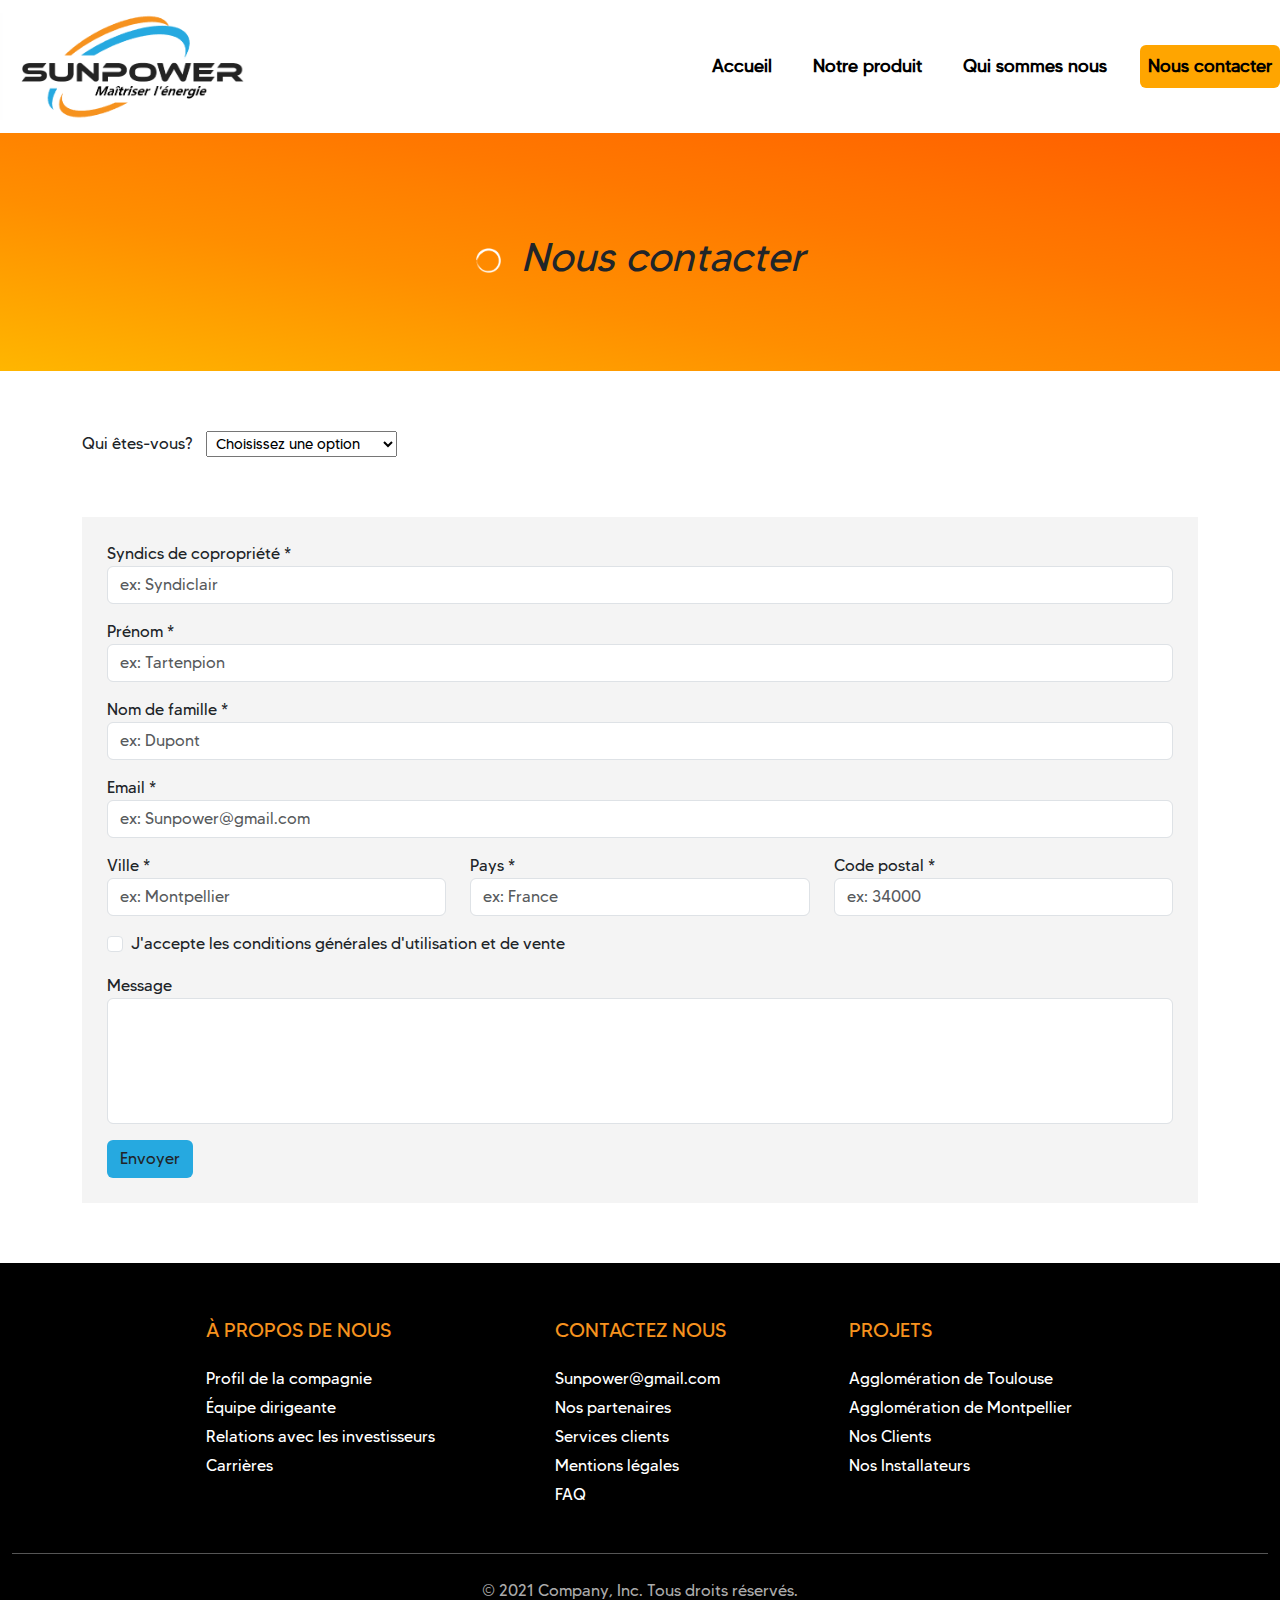
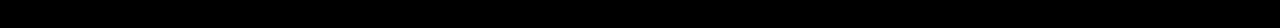
<file: syndic.html>
<!DOCTYPE html>
<html lang="fr">

<head>
    <meta charset="UTF-8">
    <meta http-equiv="X-UA-Compatible" content="IE=edge">
    <meta name="viewport" content="width=device-width, initial-scale=1.0">
    <title>Contact</title>

    <!--FAVICON-->
    <link rel="apple-touch-icon" sizes="180x180" href="assets/favicon/favicon_package_v0.16/apple-touch-icon.png">
    <link rel="icon" type="image/png" sizes="32x32" href="assets/favicon/favicon_package_v0.16/favicon-32x32.png">
    <link rel="icon" type="image/png" sizes="16x16" href="assets/favicon/favicon_package_v0.16/favicon-16x16.png">
    <link rel="manifest" href="assets/favicon/favicon_package_v0.16/site.webmanifest">
    <meta name="msapplication-TileColor" content="#da532c">
    <meta name="theme-color" content="#ffffff">

    <link href="https://cdn.jsdelivr.net/npm/bootstrap@5.1.3/dist/css/bootstrap.min.css" rel="stylesheet">
    <link href="assets/style/general.css" rel="stylesheet">
    <link href="assets/style/common/footer.css" rel="stylesheet">
    <link href="assets/style/common/nav.css" rel="stylesheet">
    <link href="assets/style/pages/contact.css" rel="stylesheet">
    <script src="assets/javascript/formulaire.js"></script>



    <script src="https://cdn.jsdelivr.net/npm/bootstrap@5.1.3/dist/js/bootstrap.bundle.min.js"></script>
</head>

<body>
    <!--HEADER-->
    <header>
        <div class="container-fluid">
            <div class="row">
                <nav class="navbar navbar-expand-lg navbar-light">
                    <a class="navbar-brand" href="index.html">
                        <img src="assets/image/logosunpo.png" id="logo" alt="logo">
                    </a>
                    <div class="collapse navbar-collapse" id="navbarNav">
                        <ul class="navbar-nav nav-pills">
                            <li class="nav-item">
                                <a class="nav-link" href="index.html">Accueil</a>
                            </li>
                            <li class="nav-item">
                                <a class="nav-link" href="produit.html">Notre produit</a>
                            </li>
                            <li class="nav-item">
                                <a class="nav-link" href="quisommesnous.html">Qui sommes nous</a>
                            </li>
                            <li class="nav-item active">
                                <a class="nav-link" href="contact.html">Nous contacter</a>
                            </li>
                        </ul>
                    </div>
                    <button class="navbar-toggler" type="button" data-toggle="collapse" data-target="#navbarNav"
                        aria-controls="navbarNav" aria-expanded="false" aria-label="Toggle navigation">
                        <span class="navbar-toggler-icon"></span>
                    </button>
                </nav>
            </div>
        </div>
    </header>

    <main>
        <!--NOUS CONTACTER-->
        <section class="titre-principal container-fluid bg-orange">
            <div class="title d-flex align-items-center">
                <img src="assets/image/cercl.png" class="cercle" alt="Nous contacter">
                <h1>Nous contacter</h1>
            </div>
        </section>

        <!--QUI ETES VOUS-->
        <section class="container">
            <div class="row">
                <div class="col-12">
                    <label for="choice-select" id="qui">Qui êtes-vous?</label>

                    <select name="choices" id="choice-select" onChange="location = this.options[this.selectedIndex].value;">
                        <option value="">Choisissez une option</option>
                        <option value="contact.html">Particuliers</option>
                        <option value="entreprise.html">Entreprises/Collectivités</option>
                        <option value="syndic.html">Syndics de copropriété</option>
                    </select>
                </div>
            </div>
        </section>

        <!--FORMULAIRE-->
        <section class="container">
            <form class="needs-validation bg-gris" novalidate>
                <div class="row">
                    <div class="col-md-12 mb-3">
                        <label for="syndic">Syndics de copropriété *</label>
                        <input type="text" class="form-control" id="syndic" placeholder="ex: Syndiclair" required>
                        <div class="valid-feedback">✔</div>
                        <div class="invalid-feedback">Valeur incorrecte</div>
                    </div>

                    <div class="col-md-12 mb-3">
                        <label for="prenom">Prénom *</label>
                        <input type="text" class="form-control" id="prenom" placeholder="ex: Tartenpion" required>
                        <div class="valid-feedback">✔</div>
                        <div class="invalid-feedback">Valeur incorrecte</div>
                    </div>

                    <div class="col-md-12 mb-3">
                        <label for="nom">Nom de famille *</label>
                        <input type="text" class="form-control" id="nom" placeholder="ex: Dupont" required>
                        <div class="valid-feedback">✔</div>
                        <div class="invalid-feedback">Valeur incorrecte</div>
                    </div>

                    <div class="col-md-12 mb-3">
                        <label for="pseudo">Email *</label>
                        <input type="email" class="form-control" id="Email" placeholder="ex: Sunpower@gmail.com" required>
                        <div class="invalid-feedback">Valeur incorrecte</div>
                    </div>
                </div>

                <div class="row">
                    <div class="col-md-4 mb-3">
                        <label for="ville">Ville *</label>
                        <input type="text" class="form-control" id="ville" placeholder="ex: Montpellier" required>
                        <div class="valid-feedback">✔</div>
                        <div class="invalid-feedback">Valeur incorrecte</div>
                    </div>
                    <div class="col-md-4 mb-3">
                        <label for="pays">Pays *</label>
                        <input type="text" class="form-control" id="pays" placeholder="ex: France" required>
                        <div class="valid-feedback">✔</div>
                        <div class="invalid-feedback">Valeur incorrecte</div>
                    </div>
                    <div class="col-md-4 mb-3">
                        <label for="cp">Code postal *</label>
                        <input type="number" class="form-control" id="cp" placeholder="ex: 34000" required>
                        <div class="valid-feedback">✔</div>
                        <div class="invalid-feedback">Valeur incorrecte</div>
                    </div>
                </div>

                <div class="row">
                    <div class="col-12 mb-3">
                        <div class="form-check">
                            <input class="form-check-input" type="checkbox" value="" id="cgu" required>
                            <label class="form-check-label" for="cgu">
                                J'accepte les conditions générales d'utilisation et de vente
                            </label>
                            <div class="invalid-feedback">Vous devez accepter les CGU pour continuer</div>
                        </div>
                    </div>
                </div>

                <div class="row">
                    <div class="col-md-12 mb-3">
                        <label for="prenom">Message</label>
                        <input type="text" class="form-control" id="message" placeholder="" required>
                    </div>
                </div>

                <div class="row">
                    <div class="col-12">
                        <button class="btn" type="submit">Envoyer</button>
                    </div>
                </div>
            </form>
        </section>
    </main>

    <!--FOOTER-->
    <footer>
        <div class="container-fluid">
            <div class="row">
                <div class="col col-12 col-md-3">
                    <div class="col-container">
                        <div class="title">
                            <h5>À PROPOS DE NOUS</h5>
                        </div>
                        <ul>
                            <li><a href="#" class="mb-2">Profil de la compagnie</a></li>
                            <li><a href="#" class="mb-2">Équipe dirigeante</a></li>
                            <li><a href="#" class="mb-2">Relations avec les investisseurs</a></li>
                            <li><a href="#" class="mb-2">Carrières</a></li>
                        </ul>
                    </div>
                </div>

                <div class="col col-12 col-md-3">
                    <div class="col-container">
                        <div class="title">
                            <h5>CONTACTEZ NOUS</h5>
                        </div>
                        <ul>
                            <li><a href="#" class="mb-2">Sunpower@gmail.com</a></li>
                            <li><a href="#" class="mb-2">Nos partenaires</a></li>
                            <li><a href="#" class="mb-2">Services clients</a></li>
                            <li><a href="#" class="mb-2">Mentions légales</a></li>
                            <li><a href="#" class="mb-2">FAQ</a></li>
                        </ul>
                    </div>
                </div>

                <div class="col col-12 col-md-3">
                    <div class="col-container">
                        <div class="title">
                            <h5>PROJETS</h5>
                        </div>
                        <ul>
                            <li><a href="#" class="mb-2">Agglomération de Toulouse</a></li>
                            <li><a href="#" class="mb-2">Agglomération de Montpellier</a></li>
                            <li><a href="#" class="mb-2">Nos Clients</a></li>
                            <li><a href="#" class="mb-2">Nos Installateurs</a></li>
                        </ul>
                    </div>
                </div>
            </div>

            <div class="row">
                <div class="col-12">
                    <div class="copyright">
                        © 2021 Company, Inc. Tous droits réservés.
                    </div>
                </div>
            </div>
        </div>
    </footer>
</body>

</html>
</file>
<file: assets/style/general.css>
/* GENERAL */
@font-face {
    font-family: tommy;
    src: url(fonts/tommy/Regular.otf);
}

* {
    list-style: none;
    font-family: tommy;
}

main section {
    padding-top: 60px;
    padding-bottom: 60px;
}

main ol,
main ul {
    padding: 0;
}

main a:focus,
main a:hover {
    color: orange;
}

/* CLASSES COMMUNES */

main .lorem {
    width: 600px;
    max-width: 100%;
    margin-top: 15px;
}

main .cercle {
    width: 25px;
    height: 25px;
}

main .bg-orange {
    background-image: linear-gradient(to right top, #ffb600, #ffac00, #ffa200, #ff9800, #ff8e00, #ff8700, #ff8000, #ff7800, #ff7200, #ff6b00, #ff6400, #ff5d00);
}

main .bg-gris {
    background-color: #f4f4f4;
}

/* TITRE */
main .titre-principal {
    display: flex;
    justify-content: center;
}

main .title {
    display: flex;
    justify-content: flex-start;
    align-items: flex-start;
    padding-top: 40px;
    margin-bottom: 30px;
}

main .title h1 {
    font-style: italic;
    padding-left: 20px;
    margin-bottom: 0;
}

main .title h2 {
    padding-left: 20px;
    margin-bottom: 0;
}

main .title img {
    margin-top: 6px;
}

/* TEXTE */
main .col-text {
    display: flex;
    align-items: center;
    justify-content: center;
}

main .col-text .text-container {
    text-align: left;
    max-width: 100%;
    width: 600px;
}

/* PHOTOS */
main .col-photos {
    display: flex;
    align-items: center;
    justify-content: center;
}

/*RESPONSIVE*/

@media only screen and (max-width: 768px) {
    /* For mobile phones: */
    [class*="col-"] {
        width: 100%;
    }
}
</file>
<file: assets/style/common/caroussel.css>
/* CAROUSSEL */
.carousel-item {
    background-position: center;
    background-size: cover;
    height: 32rem;
}
.carousel-item.item1 {
    background-image: url(../../image/om1.jpg);
}
.carousel-item.item2 {
    background-image: url(../../image/om2.jpg);
}
.carousel-item.item3 {
    background-image: url(../../image/om3.jfif);
}
.carousel-item .carousel-caption {
    height: 100%;
    display: flex;
    align-items: center;
    justify-content: flex-start;
    flex-wrap: wrap;
    padding-bottom: 0;
}
.carousel-item .carousel-caption h2 {
    margin-bottom: 0;
}
.carousel-item.item2 .carousel-caption {
    justify-content: center;
    align-items: flex-start;
    padding-top: 150px;
}
.carousel-item.item2 h2 {
    color:white;
}
.carousel-caption > .line-break {
    width: 100%;
    height: 5px;
    background: red;
}

.boutoncaroussel {
    margin-left: 30%;
    background-color: #26a9e0;
}

.boutoncaroussel1 {
    background-color: #26a9e0;
}

.btn:focus,
.btn:hover {
    color: black!important;
}
</file>
<file: assets/style/common/footer.css>
/* FOOTER */
footer {
    background-color:black;
    padding: 50px 0 0;
    color: white;
}

footer a:hover {
    color: #f6921e;
}

footer h5 {
    color: #f6921e;
}

footer .row {
    justify-content: center;
}

footer .col {
    display: flex;
    justify-content: center;
}

footer .col-container {
    display: inline-block;
    padding: 5px;
}

footer .title {
    text-align: left;

}

footer ul {
    margin-top: 25px;
    padding-left: 0;
} 

footer li {
    text-align: left;
    margin-top: 5px;
} 

footer a {
    text-decoration: none;
    color: white;
}

footer .copyright {
    display: block;
    text-align: center;
    padding: 25px 0 0;
    margin: 25px 0 25px;
    color: rgb(170, 170, 170);
    border-top: 1px solid rgba(170, 170, 170, .5);
}
</file>
<file: assets/style/common/nav.css>
/* HEADER */
header .navbar {
    display: flex;
    align-items: center;
    justify-content: space-between;
}

header .navbar-nav {
    background-color: white;  
    font-weight: bold;
    display: flex;
}

header .navbar-collapse {
    justify-content: flex-end;
}

header .navbar-nav .navbar-brand {
    padding: 0;
}

header .navbar-nav .nav-item  {
    border-radius: 6px;
    margin-left: 25px;
    display: flex;
}

header .navbar-nav .nav-item.active {
    background-color: orange;
}

header .navbar-nav .nav-link {
    color: black;
    font-size: 1.1em;
}

header .navbar-nav .nav-item:not(.active) .nav-link:focus,
header .navbar-nav .nav-item:not(.active) .nav-link:hover {
    color: orange;
}

header .navbar .navbar-brand img {
    max-width: 250px;
}
</file>
<file: assets/style/pages/index.css>
/* ACTIVITES */
#activites {
    background-color: white;
    padding-top: 60px;
    padding-bottom: 60px;
}

/* CONTACT */
#contact {
    padding: 0;
    margin: 0;
    overflow: hidden;
}
#contact h2 {
    font-style: italic;
    max-width: 100%;
    width: 500px;
}
#contact .row {
    justify-content: space-between;
}
#contact .col-6 {
    margin: 0;
    padding: 0;
}
#contact .col-6.col-photos {
    display: flex;
    justify-content: flex-end;
}
#contact .col-6.col-text {
    text-align: center;
    align-items: center;
    justify-content: center;
    display: flex;
    flex-direction: column;
    flex-wrap: wrap;
    padding: 50px 0;
}
#contact .col-6.col-text .btn {
    margin-top: 10px;
}

/* INFO */
#infos {
    padding-top: 60px;
    padding-bottom: 60px;
    background-color: #f4f4f4;
}

/* VOUS ETES */
#vousetes {
    padding-top: 60px;
    padding-bottom: 100px;
    background-color: #f4f4f4;
}
#vousetes .photos {
    height: 170px;
    width: 100%;
    padding: 5px;
    background: white;
    border-radius: 5px;
    box-shadow: 0px 5px 10px rgba(0,0,0,.25);
}
#vousetes .photos-container {
    width: 100%;
    height: 100%;
    display: flex;
    align-items: center;
    justify-content: center;
    overflow: hidden;
    position: relative;
    border-radius: 3px;
}
#vousetes .photos img {
    min-width: 100%;
    min-height: 100%;
}
#vousetes .figure-caption {
    margin-top: 15px;
    font-size: 18px;
    color: white
}

/* PARTENAIRES */
#partenaires {
    background-color: #f4f4f4;
    padding-bottom: 100px;
}
#partenaires .photos {
    height: 170px;
    width: 100%;
    padding: 5px;
    background: white;
    border-radius: 5px;
    box-shadow: 0px 5px 10px rgba(0,0,0,.25);
}
#partenaires .photos-container {
    width: 100%;
    height: 100%;
    display: flex;
    align-items: center;
    justify-content: center;
    overflow: hidden;
    position: relative;
    border-radius: 3px;
}
#partenaires .photos img {
    min-width: 100%;
    min-height: 100%;
}
#partenaires .figure-caption {
    margin-top: 15px;
    font-size: 18px;
    color: black
}

#partenaires a {
    min-width: 100%;
    min-height: 100%;
    display: flex;
}
</file>
<file: assets/style/pages/contact.css>
main {
    padding-bottom: 60px;
}
main label {
    font-size: 1rem;
    padding-right: 10px;
}

main select {
    font-size: .9rem;
    padding: 2px 5px;
}

main form.bg-gris {
    padding: 25px;
}

main section:not(.titre-principal) {
    padding-bottom: 0;
}

.btn {
    background-color: #26a9e0;

}

#message {
    padding: 50px 0 50px 0;
}
</file>
<file: assets/style/pages/quisommesnous.css>
/* DIRIGEANTS */
#dirigeants {
    background-color: #f4f4f4;
    padding-bottom: 100px;
}
#dirigeants .photos {
    height: 250px;
    width: 100%;
    padding: 5px;
    background: white;
    border-radius: 5px;
    box-shadow: 0px 5px 10px rgba(0,0,0,.25);
}
#dirigeants .photos-container {
    width: 100%;
    height: 100%;
    display: flex;
    align-items: center;
    justify-content: center;
    overflow: hidden;
    position: relative;
    border-radius: 3px;
}
#dirigeants .photos img {
    min-width: 100%;
    min-height: 100%;
}
#dirigeants .figure-caption {
    margin-top: 15px;
    font-size: 18px;
    color: black
}
</file>
